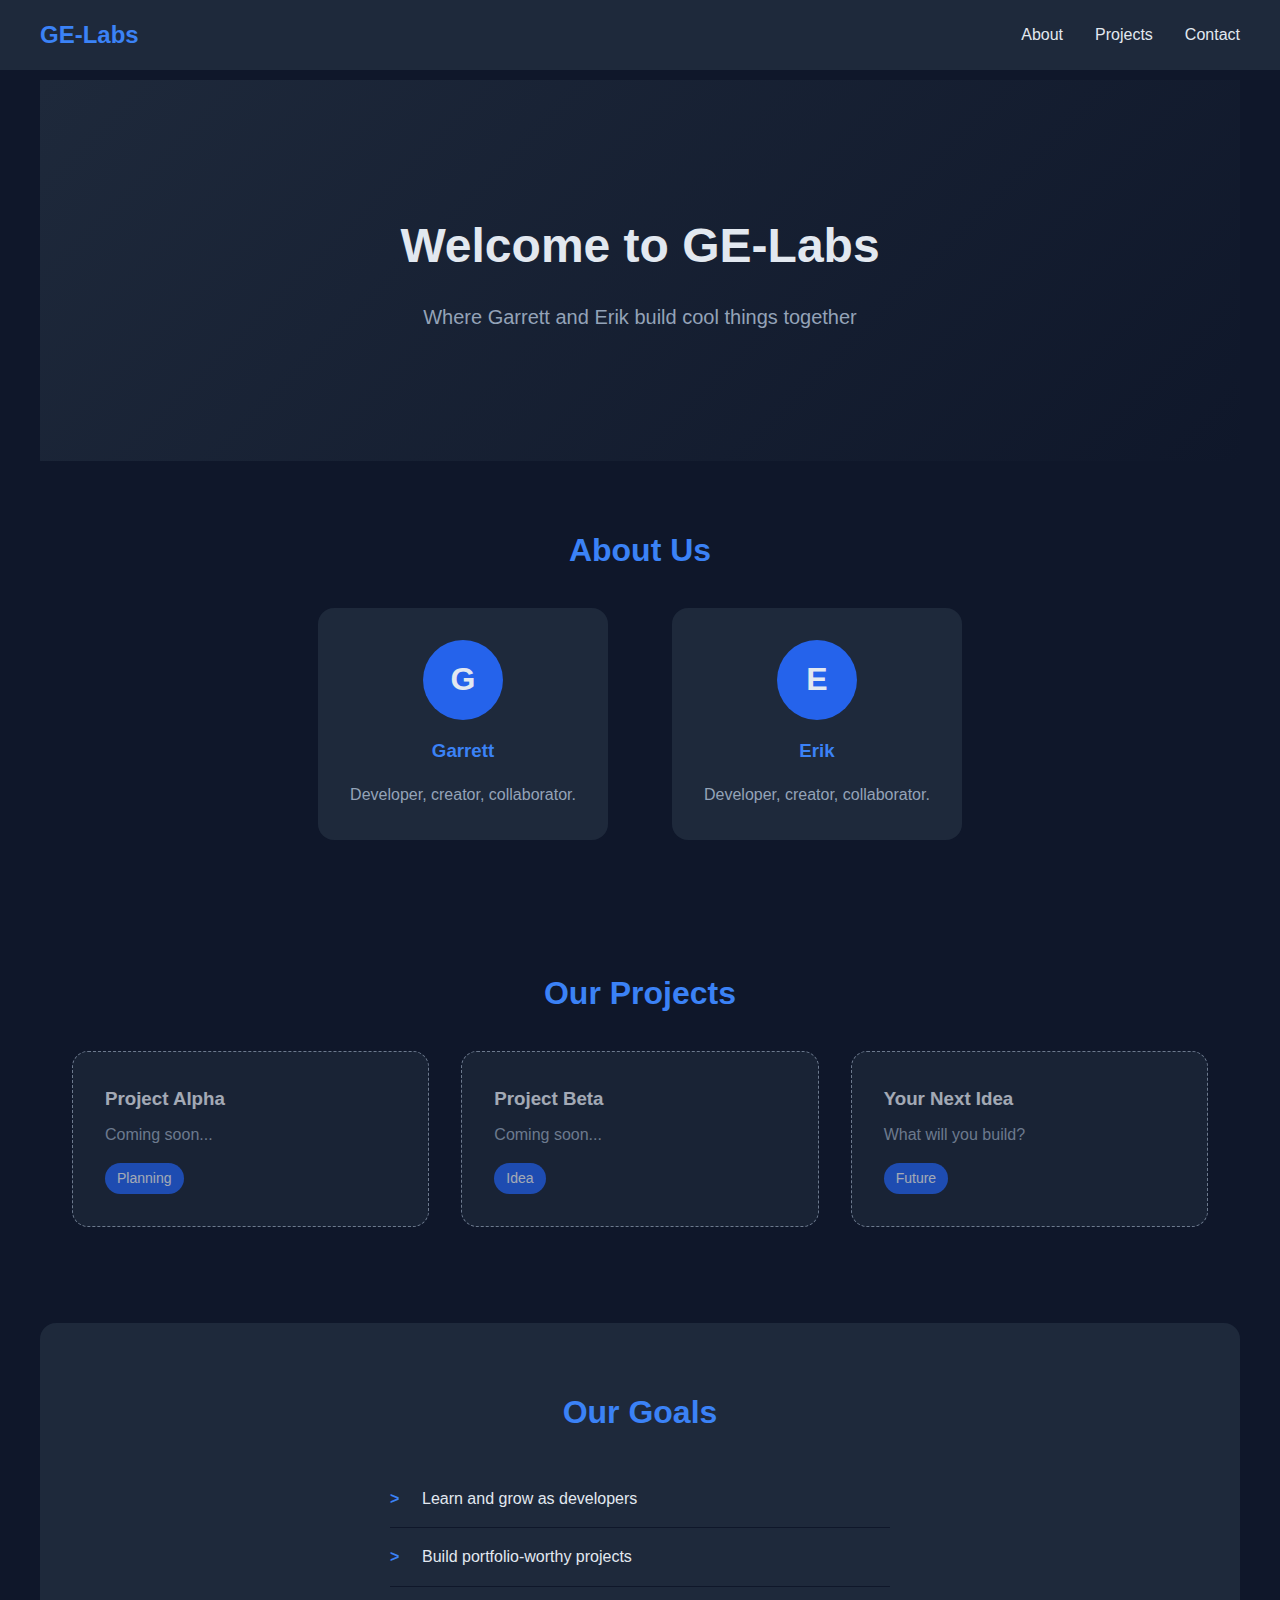
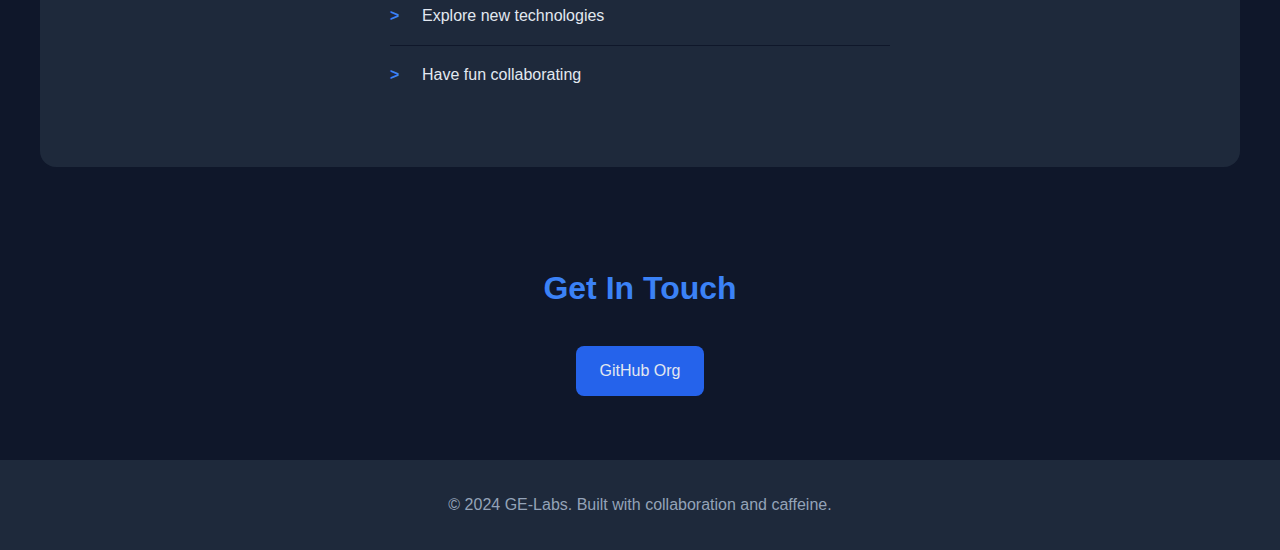
<file: index.html>
<!DOCTYPE html>
<html lang="en">
<head>
    <meta charset="UTF-8">
    <meta name="viewport" content="width=device-width, initial-scale=1.0">
    <title>GE-Labs | Garrett & Erik's Dev Projects</title>
    <link rel="stylesheet" href="styles.css">
</head>
<body>
    <header>
        <nav>
            <div class="logo">GE-Labs</div>
            <ul>
                <li><a href="#about">About</a></li>
                <li><a href="#projects">Projects</a></li>
                <li><a href="#contact">Contact</a></li>
            </ul>
        </nav>
    </header>

    <main>
        <section class="hero">
            <h1>Welcome to GE-Labs</h1>
            <p>Where Garrett and Erik build cool things together</p>
            <!-- TODO: Add a tagline that represents your collab -->
        </section>

        <section id="about" class="about">
            <h2>About Us</h2>
            <div class="team">
                <div class="member">
                    <div class="avatar">G</div>
                    <h3>Garrett</h3>
                    <!-- TODO: Add Garrett's bio -->
                    <p>Developer, creator, collaborator.</p>
                </div>
                <div class="member">
                    <div class="avatar">E</div>
                    <h3>Erik</h3>
                    <!-- TODO: Add Erik's bio -->
                    <p>Developer, creator, collaborator.</p>
                </div>
            </div>
        </section>

        <section id="projects" class="projects">
            <h2>Our Projects</h2>
            <!-- TODO: Add your actual projects here -->
            <div class="project-grid">
                <div class="project-card placeholder">
                    <h3>Project Alpha</h3>
                    <p>Coming soon...</p>
                    <span class="status">Planning</span>
                </div>
                <div class="project-card placeholder">
                    <h3>Project Beta</h3>
                    <p>Coming soon...</p>
                    <span class="status">Idea</span>
                </div>
                <div class="project-card placeholder">
                    <h3>Your Next Idea</h3>
                    <p>What will you build?</p>
                    <span class="status">Future</span>
                </div>
            </div>
        </section>

        <section id="goals" class="goals">
            <h2>Our Goals</h2>
            <!-- TODO: Customize your goals -->
            <ul>
                <li>Learn and grow as developers</li>
                <li>Build portfolio-worthy projects</li>
                <li>Explore new technologies</li>
                <li>Have fun collaborating</li>
            </ul>
        </section>

        <section id="contact" class="contact">
            <h2>Get In Touch</h2>
            <!-- TODO: Add your actual contact links -->
            <div class="social-links">
                <a href="https://github.com/GE-Labs" class="btn">GitHub Org</a>
                <!-- TODO: Add more links as needed -->
            </div>
        </section>
    </main>

    <footer>
        <p>&copy; 2024 GE-Labs. Built with collaboration and caffeine.</p>
    </footer>
</body>
</html>
</file>
<file: styles.css>
/* GE-Labs Homepage Styles */
/* TODO: Customize colors and fonts to match your brand */

:root {
    --primary-color: #2563eb;
    --secondary-color: #1e40af;
    --accent-color: #3b82f6;
    --bg-color: #0f172a;
    --bg-light: #1e293b;
    --text-color: #e2e8f0;
    --text-muted: #94a3b8;
}

* {
    margin: 0;
    padding: 0;
    box-sizing: border-box;
}

body {
    font-family: -apple-system, BlinkMacSystemFont, 'Segoe UI', Roboto, Oxygen, Ubuntu, sans-serif;
    background-color: var(--bg-color);
    color: var(--text-color);
    line-height: 1.6;
}

/* Navigation */
header {
    background-color: var(--bg-light);
    padding: 1rem 2rem;
    position: fixed;
    width: 100%;
    top: 0;
    z-index: 100;
}

nav {
    display: flex;
    justify-content: space-between;
    align-items: center;
    max-width: 1200px;
    margin: 0 auto;
}

.logo {
    font-size: 1.5rem;
    font-weight: bold;
    color: var(--accent-color);
}

nav ul {
    display: flex;
    list-style: none;
    gap: 2rem;
}

nav a {
    color: var(--text-color);
    text-decoration: none;
    transition: color 0.3s;
}

nav a:hover {
    color: var(--accent-color);
}

/* Main Content */
main {
    padding-top: 80px;
}

section {
    padding: 4rem 2rem;
    max-width: 1200px;
    margin: 0 auto;
}

h1, h2, h3 {
    margin-bottom: 1rem;
}

h2 {
    text-align: center;
    font-size: 2rem;
    margin-bottom: 2rem;
    color: var(--accent-color);
}

/* Hero Section */
.hero {
    text-align: center;
    padding: 8rem 2rem;
    background: linear-gradient(135deg, var(--bg-light) 0%, var(--bg-color) 100%);
}

.hero h1 {
    font-size: 3rem;
    margin-bottom: 1rem;
}

.hero p {
    font-size: 1.25rem;
    color: var(--text-muted);
}

/* About / Team Section */
.team {
    display: flex;
    justify-content: center;
    gap: 4rem;
    flex-wrap: wrap;
}

.member {
    text-align: center;
    padding: 2rem;
    background-color: var(--bg-light);
    border-radius: 1rem;
    min-width: 250px;
}

.avatar {
    width: 80px;
    height: 80px;
    background-color: var(--primary-color);
    border-radius: 50%;
    display: flex;
    align-items: center;
    justify-content: center;
    font-size: 2rem;
    font-weight: bold;
    margin: 0 auto 1rem;
}

.member h3 {
    color: var(--accent-color);
}

.member p {
    color: var(--text-muted);
}

/* Projects Section */
.project-grid {
    display: grid;
    grid-template-columns: repeat(auto-fit, minmax(280px, 1fr));
    gap: 2rem;
}

.project-card {
    background-color: var(--bg-light);
    padding: 2rem;
    border-radius: 1rem;
    border: 1px solid transparent;
    transition: border-color 0.3s, transform 0.3s;
}

.project-card:hover {
    border-color: var(--accent-color);
    transform: translateY(-4px);
}

.project-card h3 {
    color: var(--text-color);
    margin-bottom: 0.5rem;
}

.project-card p {
    color: var(--text-muted);
    margin-bottom: 1rem;
}

.project-card .status {
    display: inline-block;
    padding: 0.25rem 0.75rem;
    background-color: var(--primary-color);
    border-radius: 1rem;
    font-size: 0.875rem;
}

.project-card.placeholder {
    border-style: dashed;
    border-color: var(--text-muted);
    opacity: 0.7;
}

/* Goals Section */
.goals {
    background-color: var(--bg-light);
    border-radius: 1rem;
    margin: 2rem auto;
}

.goals ul {
    list-style: none;
    max-width: 500px;
    margin: 0 auto;
}

.goals li {
    padding: 1rem;
    border-bottom: 1px solid var(--bg-color);
    position: relative;
    padding-left: 2rem;
}

.goals li:last-child {
    border-bottom: none;
}

.goals li::before {
    content: ">";
    position: absolute;
    left: 0;
    color: var(--accent-color);
    font-weight: bold;
}

/* Contact Section */
.contact {
    text-align: center;
}

.social-links {
    display: flex;
    justify-content: center;
    gap: 1rem;
    flex-wrap: wrap;
}

.btn {
    display: inline-block;
    padding: 0.75rem 1.5rem;
    background-color: var(--primary-color);
    color: var(--text-color);
    text-decoration: none;
    border-radius: 0.5rem;
    transition: background-color 0.3s;
}

.btn:hover {
    background-color: var(--secondary-color);
}

/* Footer */
footer {
    text-align: center;
    padding: 2rem;
    background-color: var(--bg-light);
    color: var(--text-muted);
}

/* Responsive */
@media (max-width: 768px) {
    .hero h1 {
        font-size: 2rem;
    }

    nav ul {
        gap: 1rem;
    }

    .team {
        gap: 2rem;
    }
}
</file>
